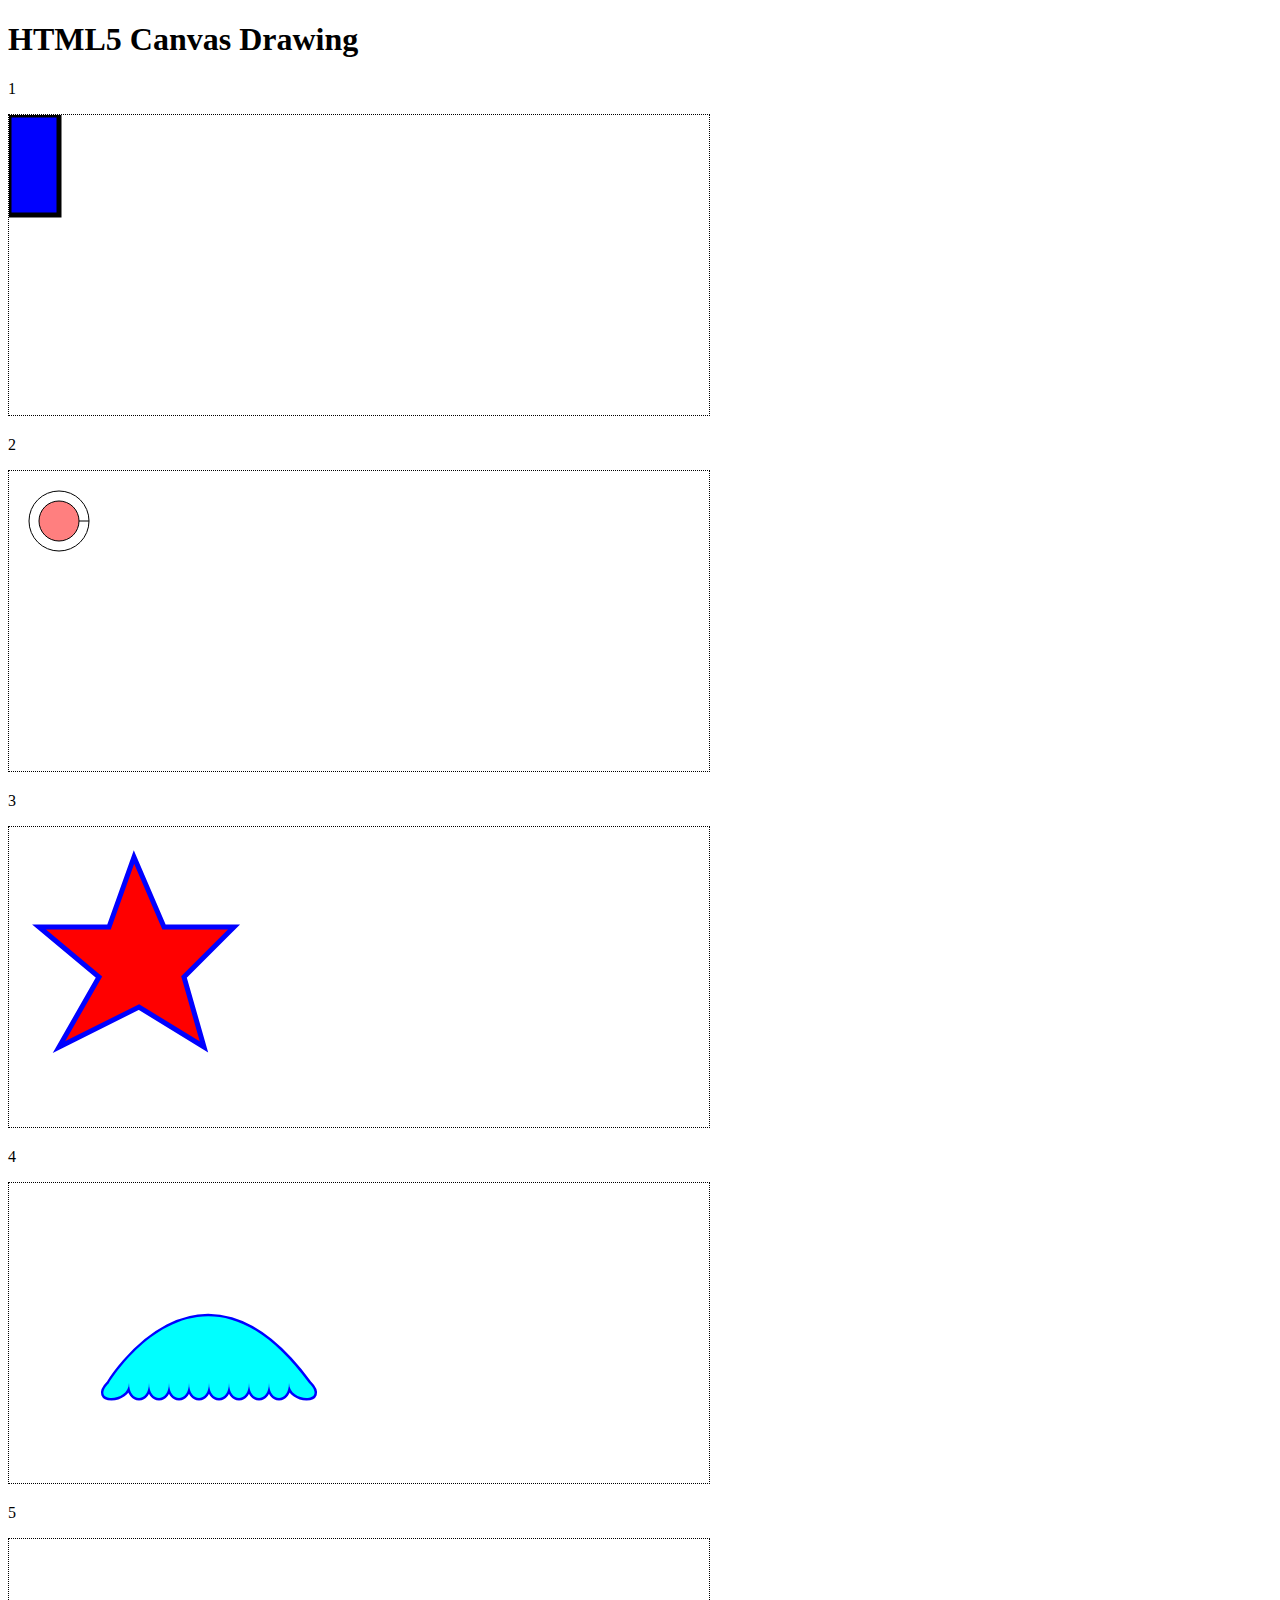
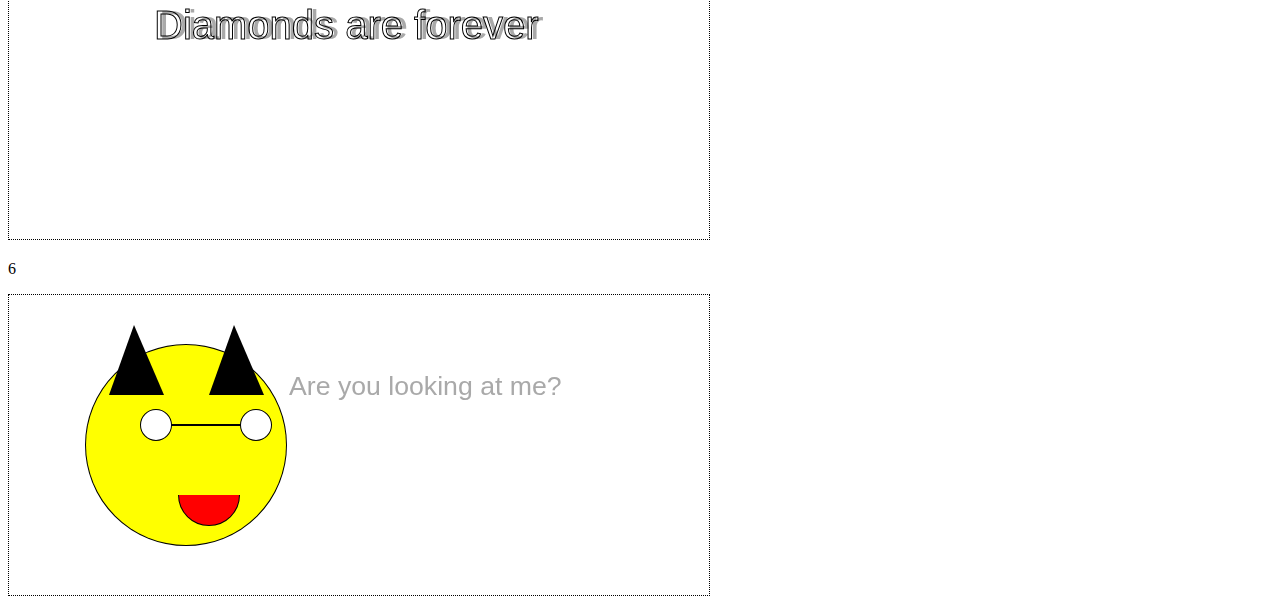
<file: Day1-Lab-Files_3574558b-0b5a-4989-b7c3-170fa85152cd/index.html>
<!doctype html>
<html>
<head>
    <title>HTML5 Drawing</title>
    <style type="text/css">
        canvas {
            border: dotted 1px black;
        }
    </style>
</head>
<body>
    <div id="container">
        <h1>HTML5 Canvas Drawing</h1>
        <p>1</p>
        <canvas id="Canvas1" width="700" height="300">Your browser does not support canvas.</canvas>
        <p>2</p>
        <canvas id="Canvas2" width="700" height="300">Your browser does not support canvas.</canvas>
        <p>3</p>
        <canvas id="Canvas3" width="700" height="300">Your browser does not support canvas.</canvas>
        <p>4</p>
        <canvas id="Canvas4" width="700" height="300">Your browser does not support canvas.</canvas>
        <p>5</p>
        <canvas id="Canvas5" width="700" height="300">Your browser does not support canvas.</canvas>
        <p>6</p>
        <canvas id="Canvas6" width="700" height="300">Your browser does not support canvas.</canvas>

    </div>


</body>
<script type="text/javascript" src="js/main.js"></script>
</html>
</file>
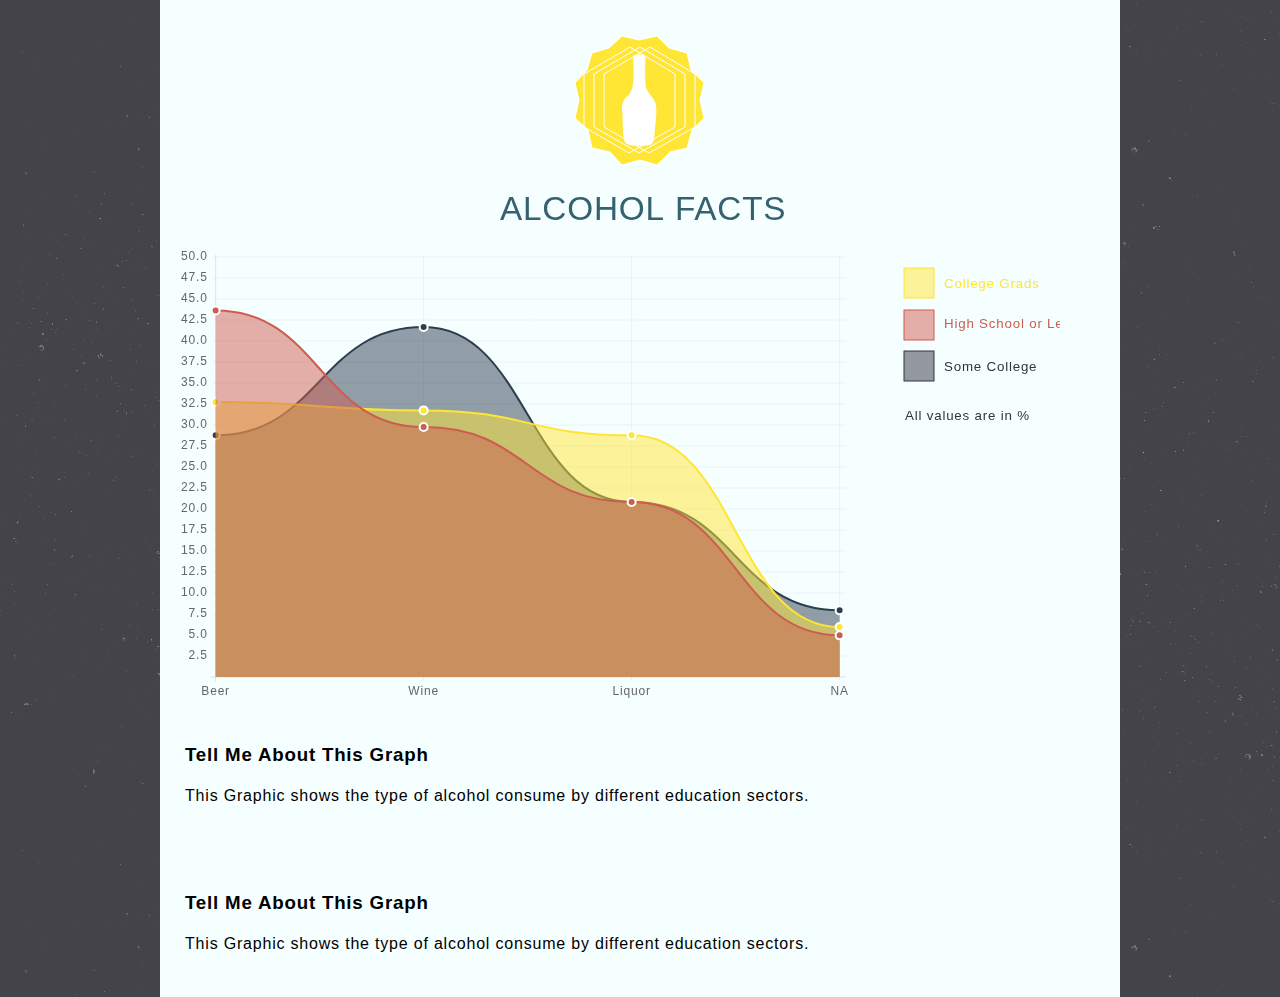
<file: Final/index.html>
<!DOCTYPE html>
<html lang="en">
<head>
    <meta charset="utf-8">
    <title></title>
    <link href="css/style.css" rel="stylesheet" type="text/css">
</head>
<body>

    <div class="wrapper">
        <header>
            <canvas id="logo" width="300px" height="250px">
                Your Browser Does Not Support HTML5 Canvas.
            </canvas>
        </header>

        <section id="graphic1">
            <div id="graph1-wrapper"><canvas id="info1" height="450" width="700"></canvas>
            <img id="canvasImg"></div>

            <canvas id="labels1" width="200" height="200"></canvas>


        </section>

        <div id="show-more1" >

            <h3 class="show-me1">Tell Me About This Graph</h3>
            <div class="description1">
                <p>This Graphic shows the type of alcohol consume by different education sectors. </p>
            </div>
        </div>

        <section id="graphic2">
            <div id="chart"></div>
        </section>

        <div id="show-more2" >

            <h3 class="show-me2">Tell Me About This Graph</h3>
            <div class="description2">
                <p>This Graphic shows the type of alcohol consume by different education sectors. </p>
            </div>
        </div>

    </div>



<script src="http://ajax.aspnetcdn.com/ajax/jQuery/jquery-1.9.1.min.js" type="text/javascript"></script>
<script src="includes/jquery-1.10.1.min.js"></script>
<script src="includes/Chart.js"></script>
<script src="https://www.google.com/jsapi" type="text/javascript"></script>
<script src="js/main.js"></script>
</body>
</html>
</file>
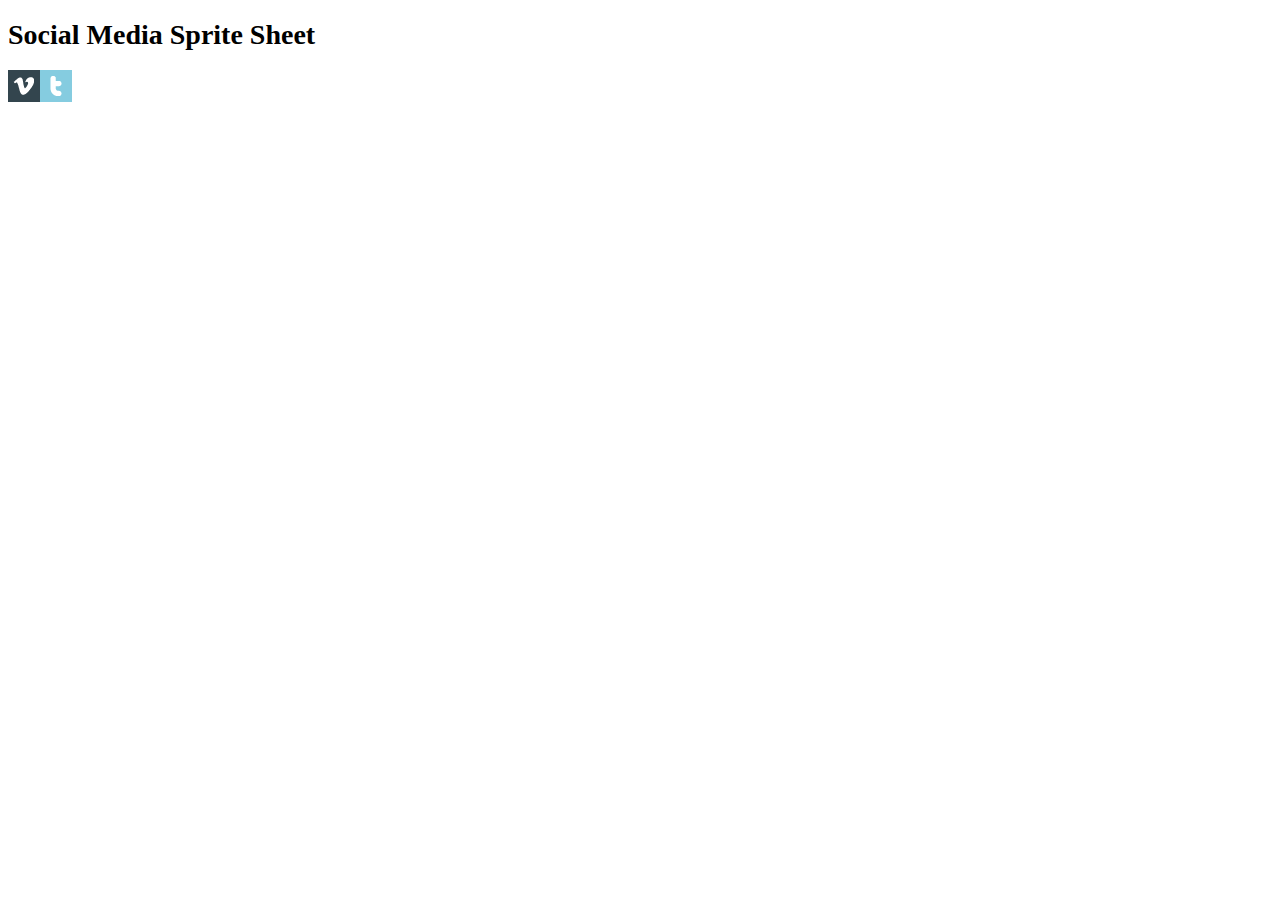
<file: Day10-Student Files/1-Sprite Sheet/1-CSS/2-Social Media Icons/index.html>
<!DOCTYPE html PUBLIC "-//W3C//DTD XHTML 1.0 Transitional//EN" "http://www.w3.org/TR/xhtml1/DTD/xhtml1-transitional.dtd">
<html xmlns="http://www.w3.org/1999/xhtml">
	<head>
		<meta http-equiv="Content-Type" content="text/html; charset=UTF-8" />
		<title>CSS Sprite Sheets</title>
		<link rel="stylesheet" type="text/css" href="css/social.css" />

	</head>
	<body>

		<h1 style="font-size: 28px;">Social Media Sprite Sheet</h1>

        <div class="icons">

            <a id="vimeo" href="http://www.vimeo.com" target="_blank"></a>
            <a id="twitter" href="http://www.twitter.com" target="_blank"></a>

        </div>

	</body>
</html>
</file>
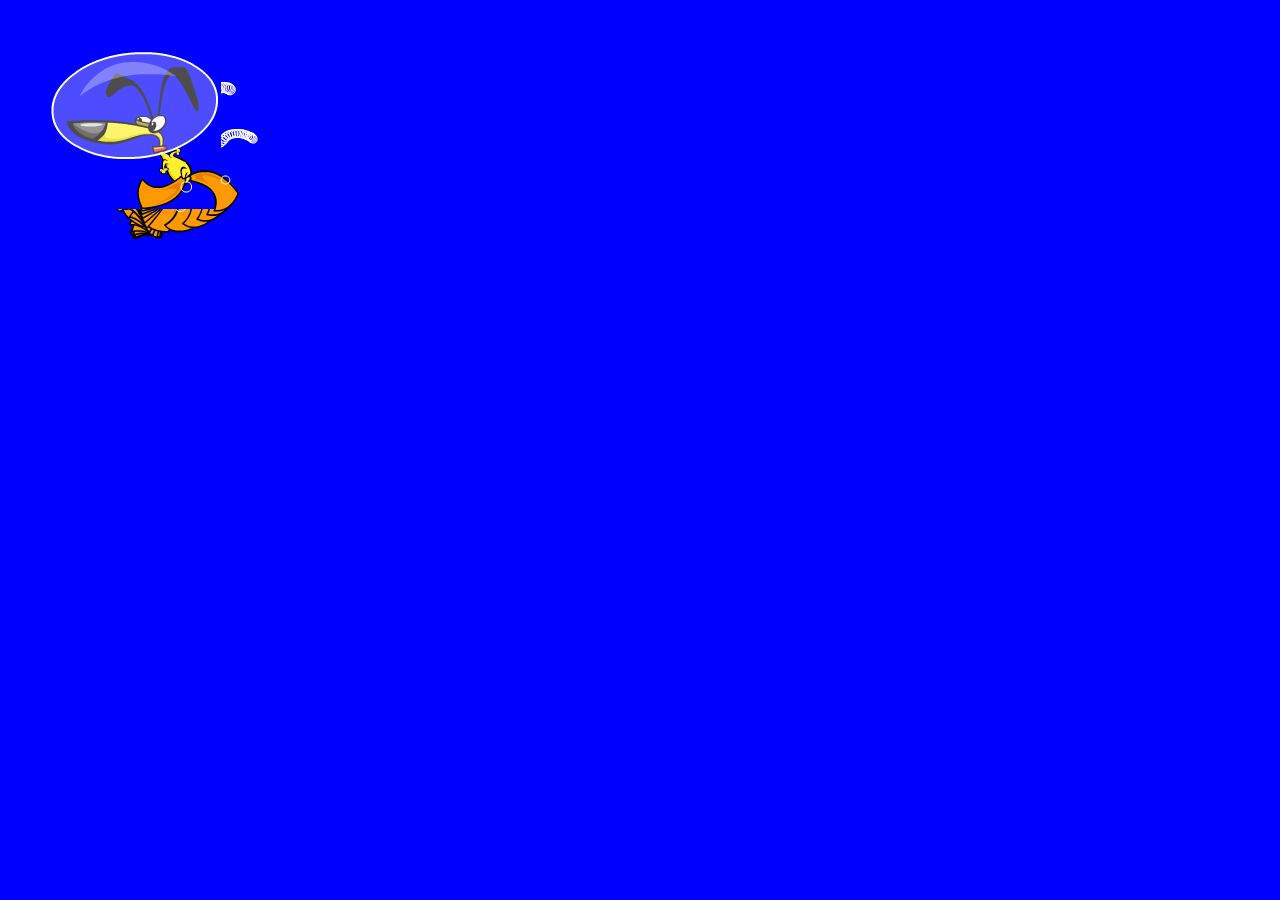
<file: Day10-Student Files/1-Sprite Sheet/2-HTML5/2-HTML5/index.html>
<!doctype html>
<html lang="en">
	
	<head>
		
		<title>HTML5 Example</title>
		
        <script type="text/javascript" src="includes/raf.js"></script>
        <style type="text/css">
			body {background-color:blue;}
		</style>

	</head>

	<body>		
		
        <canvas id="canvas" width="800" height="600">
        	Canvas is not supported
        </canvas>    
        <script type="text/javascript" src="js/spritesheet.js"></script>
	</body>

</html>
</file>
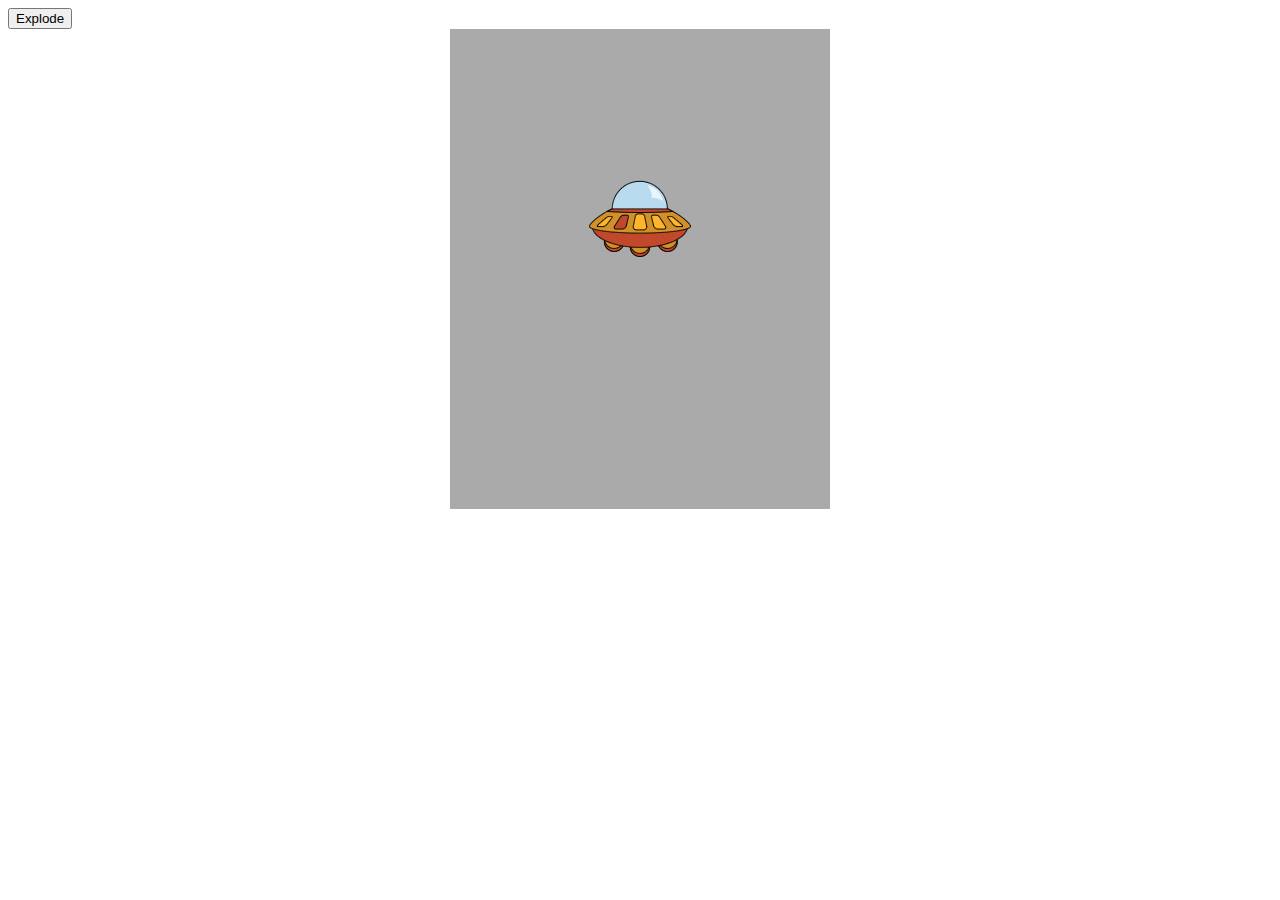
<file: Day10-Student Files/1-Sprite Sheet/3-EaselJS/2-EaselJS/index.html>
<!DOCTYPE html>
<html lang="en">
<head>
	<meta charset="utf-8" />
	<title>Easel Project</title>
	<link rel="stylesheet" href="includes/style.css" type="text/css" />
	<script src="includes/easel.js" type="text/javascript"></script>
	
</head>
<body onload="init();">

    <button onClick="blowUp()">Explode</button>


    <canvas id="easel" width="380" height="480">

        Your web browser do es not support canvas
    </canvas>


    
  	<script src="js/script.js" type="text/javascript"></script>  
    
</body>
</html>
</file>
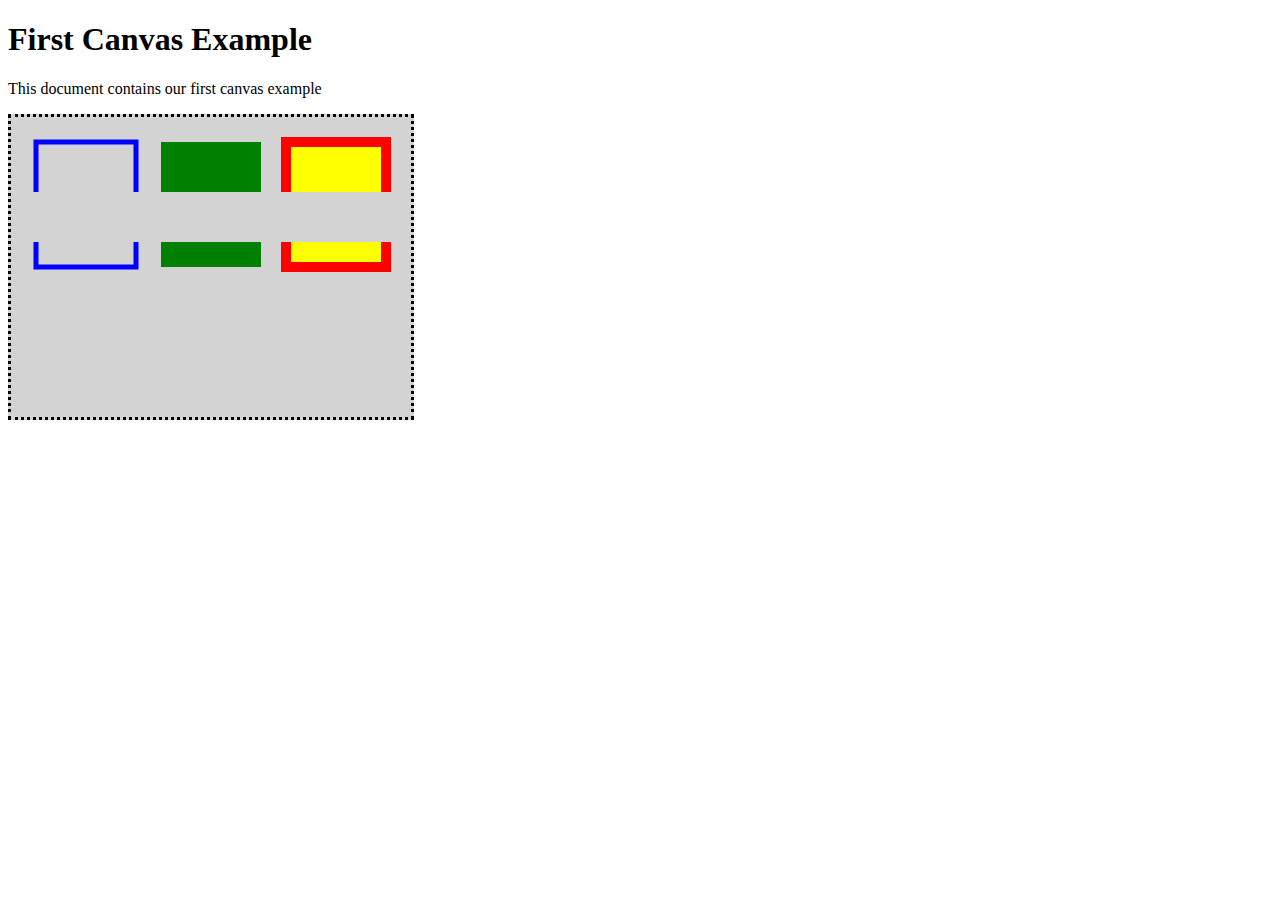
<file: Day1-StudentFiles_6a7a3ce6-1bc2-4606-b1ef-434be2b7468e/HTML5/1AB-First Canvas Document.html>
<!DOCTYPE html>
<html>
	<head>
		<title>Our First Canvas</title>
        <style type="text/css">
            #Canvas1{
                border: dotted 3px black;
                background-color: lightgray;
            }
        </style>
        <script>
            window.onload= function(){
                var theCanvas= document.getElementById("Canvas1");

//                theCanvas.width= 150;
//                theCanvas.height= 150;

                //Test to make sure canvas exist
                if(theCanvas){

                    //get our 2D context
                    var ctx= theCanvas.getContext("2d");
                    if(ctx){
                        //Draw here

                        //Draw a stroked rectangle
                        ctx.strokeStyle= "blue";
                        ctx.lineWidth= 5;

                        ctx.strokeRect(25,25,100,125);

                        //Draw a filled rectangle
                        ctx.fillStyle= "green";

                        ctx.fillRect(150,25,100,125);

                        //Draw a rectangles that has both
                        ctx.strokeStyle= "red";
                        ctx.fillStyle= "yellow";
                        ctx.lineWidth= 10;

                        ctx.fillRect(275,25,100,125);
                        ctx.strokeRect(275,25,100,125);

                        //Clear a rectangle
                        ctx.clearRect(15,75,450,50);
                    }
                }
            }
        </script>
	</head>
	<body>
		<h1>First Canvas Example</h1>
		<p>This document contains our first canvas example</p>
        <canvas id="Canvas1" width="400" height="300">Your browser does not support Canvas.</canvas>
	</body>
</html>
</file>
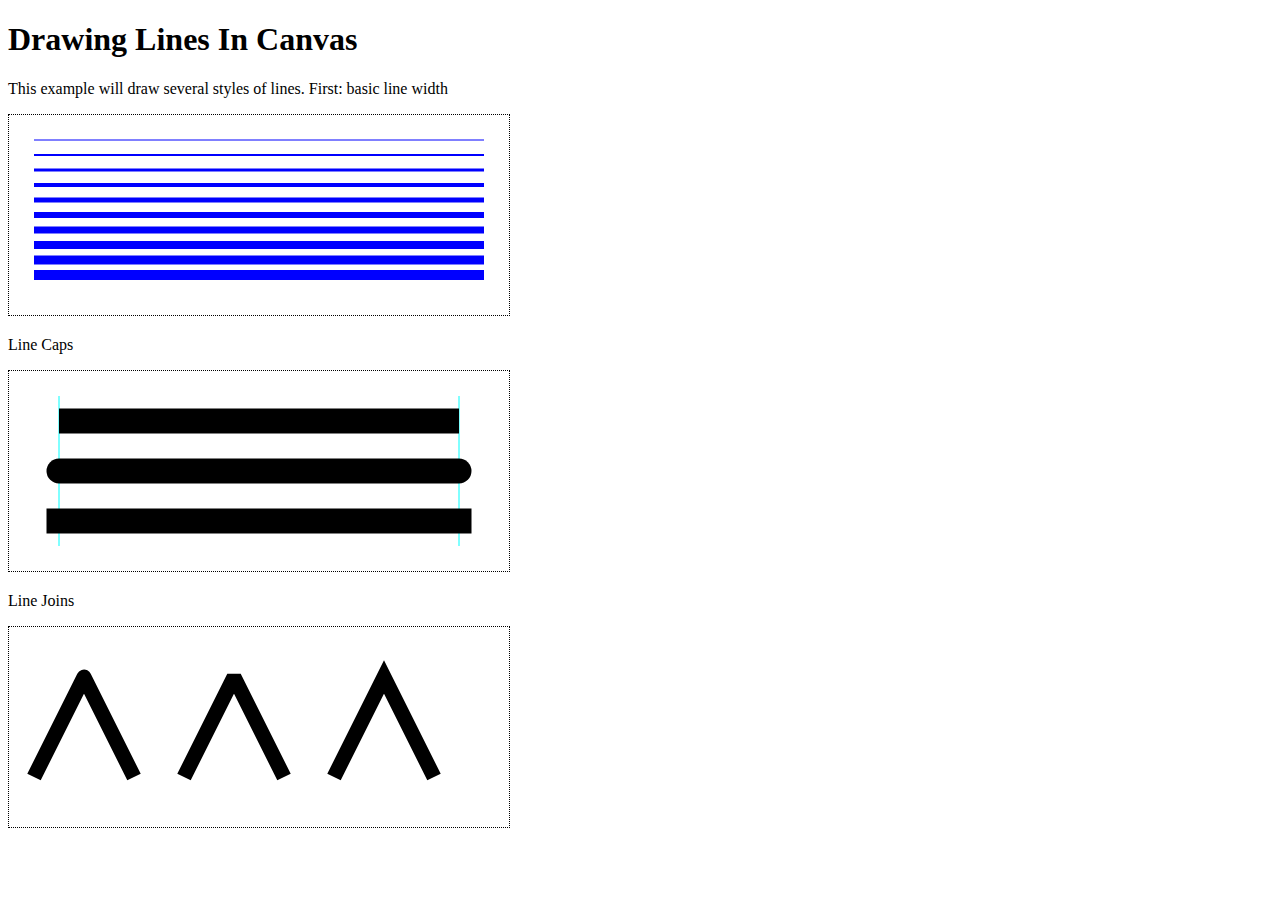
<file: Day1-StudentFiles_6a7a3ce6-1bc2-4606-b1ef-434be2b7468e/HTML5/1C-Drawing Lines.htm>
<!DOCTYPE html>
<html>
	<head>
		<title>Drawing Lines In Canvas</title>
		<style type="text/css">
			canvas {
				border: dotted 1px black;
			}
		</style>
		<script>
			window.onload = function() {
				// draw lines of varying widths
				var theCanvas = document.getElementById('Canvas1');
				if (theCanvas && theCanvas.getContext) {
					var ctx = theCanvas.getContext("2d");
					if (ctx) {

                        //Draw here
                        for(var i=0; i<10; i++){

                            ctx.lineWidth= 1+i;
                            ctx.strokeStyle= "blue";
//                            ctx.lineCap= "round";


                            ctx.beginPath();
                            ctx.moveTo(25,25+i*15);
                            ctx.lineTo(475,25+i*15);
                            ctx.stroke();
                        }
					}
				}// End of Canvas1

                var theCanvas2= document.getElementById("Canvas2");

                //Test if Canvas2 works
                if(theCanvas2){
                    //get our context
                    var ctx2= theCanvas2.getContext("2d");

                    //test if our context exists
                    if(ctx2){
                        //draw here finally

                        //draw some guidelines
                        ctx2.strokeStyle= "cyan";
                        ctx2.lineWidth= 1;


                        ctx2.beginPath();
                        ctx2.moveTo(50,25);
                        ctx2.lineTo(50,175);
                        ctx2.moveTo(450,25);
                        ctx2.lineTo(450,175);
                        ctx2.stroke();

                        //draw horizontal lines using different lineCaps

                        ctx2.lineWidth= 25;
                        ctx2.strokeStyle= "black";
                        ctx2.lineCap= "butt";
                        ctx2.beginPath();
                        ctx2.moveTo(50,50);
                        ctx2.lineTo(450,50);
                        ctx2.stroke();

                        ctx2.lineCap= "round";
                        ctx2.beginPath();
                        ctx2.moveTo(50,100);
                        ctx2.lineTo(450,100);
                        ctx2.stroke();

                        ctx2.lineCap= "square";
                        ctx2.beginPath();
                        ctx2.moveTo(50,150);
                        ctx2.lineTo(450,150);
                        ctx2.stroke();

                    }
                }

                var theCanvas3= document.getElementById("Canvas3");
                //Test if Canvas3 works
                if(theCanvas3){
                    //get our context
                    var ctx3= theCanvas3.getContext("2d");

                    //test if our context exists
                    if(ctx3){
                        //draw here

                        ctx3.lineWidth= 15;
                        ctx3.strokeStyle= "black";

                        ctx3.lineJoin= "round";

                        ctx3.beginPath();
                        ctx3.moveTo(25,150);
                        ctx3.lineTo(75,50);
                        ctx3.lineTo(125,150);
                        ctx3.stroke();


                        ctx3.lineJoin= "bevel";

                        ctx3.beginPath();
                        ctx3.moveTo(175,150);
                        ctx3.lineTo(225,50);
                        ctx3.lineTo(275,150);
                        ctx3.stroke();

                        ctx3.lineJoin= "miter";

//                        ctx3.miterLimit= 1;

                        ctx3.beginPath();
                        ctx3.moveTo(325,150);
                        ctx3.lineTo(375,50);
                        ctx3.lineTo(425,150);
                        ctx3.stroke();



                    }
                }


			}//End of onLoad
		</script>
	</head>
	<body>
		<h1>Drawing Lines In Canvas</h1>
		<p>This example will draw several styles of lines. First: basic line width</p>
		<canvas id="Canvas1" width="500" height="200">Your browser does not support canvas.</canvas>

        <p>Line Caps</p>
        <canvas id="Canvas2" width="500" height="200">Your browser is old get a new one.</canvas>

        <p>Line Joins</p>
        <canvas id="Canvas3" width="500" height="200">Your browser is old get a new one.</canvas>



	</body>
</html>
</file>
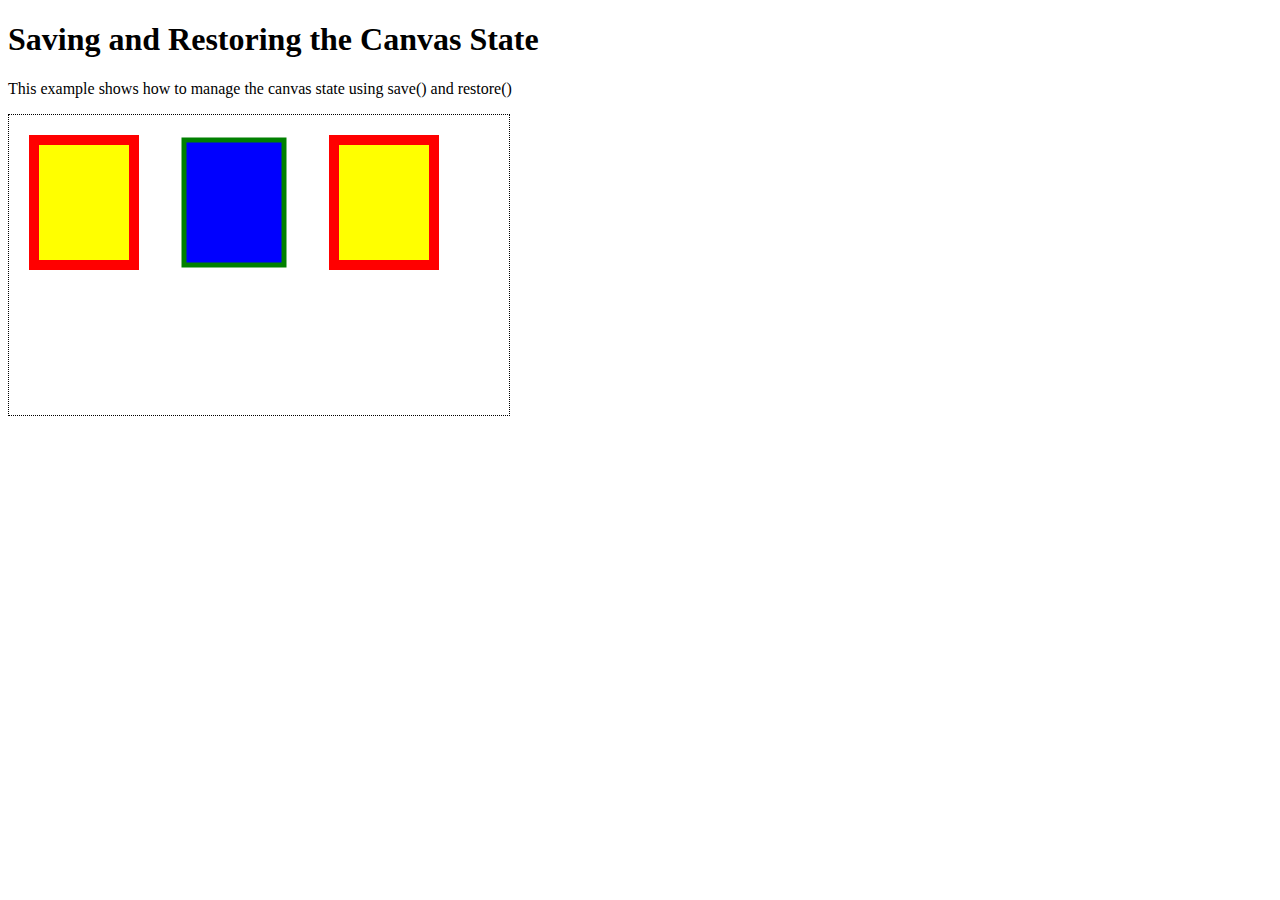
<file: Day1-StudentFiles_6a7a3ce6-1bc2-4606-b1ef-434be2b7468e/HTML5/1D- Drawing-States.htm>
<!DOCTYPE html>
<html>
	<head>
		<title>Saving and Restoring Canvas State</title>
		<style type="text/css">
			#Canvas1 {
				border: dotted 1px black;
			}
		</style>
		<script>
			window.onload = function() {
				var theCanvas = document.getElementById('Canvas1');
				if (theCanvas && theCanvas.getContext) {
					var ctx = theCanvas.getContext("2d");
					if (ctx) {

                        //set up some drawing info
                        ctx.strokeStyle= "red";
                        ctx.fillStyle= "yellow";
                        ctx.lineWidth= 10;

                        //draw the first rectangle
                        ctx.fillRect(25,25,100,125);
                        ctx.strokeRect(25,25,100,125);

                        ctx.save(); // save our current drawing styles


                        //draw 2nd rect

                        ctx.strokeStyle= "green";
                        ctx.fillStyle= "blue";
                        ctx.lineWidth= 5;

                        ctx.fillRect(175,25,100,125);
                        ctx.strokeRect(175,25,100,125);

                        ctx.restore(); // will bring back the initial settings

                        //draw 3rd rect

                        ctx.fillRect(325,25,100,125);
                        ctx.strokeRect(325,25,100,125);

					}
				}
			}
		</script>
	</head>
	<body>
		<h1>Saving and Restoring the Canvas State</h1>
		<p>This example shows how to manage the canvas state using save() and restore()</p>
		<canvas id="Canvas1" width="500" height="300">Your browser does not support canvas.</canvas>
	</body>
</html>
</file>
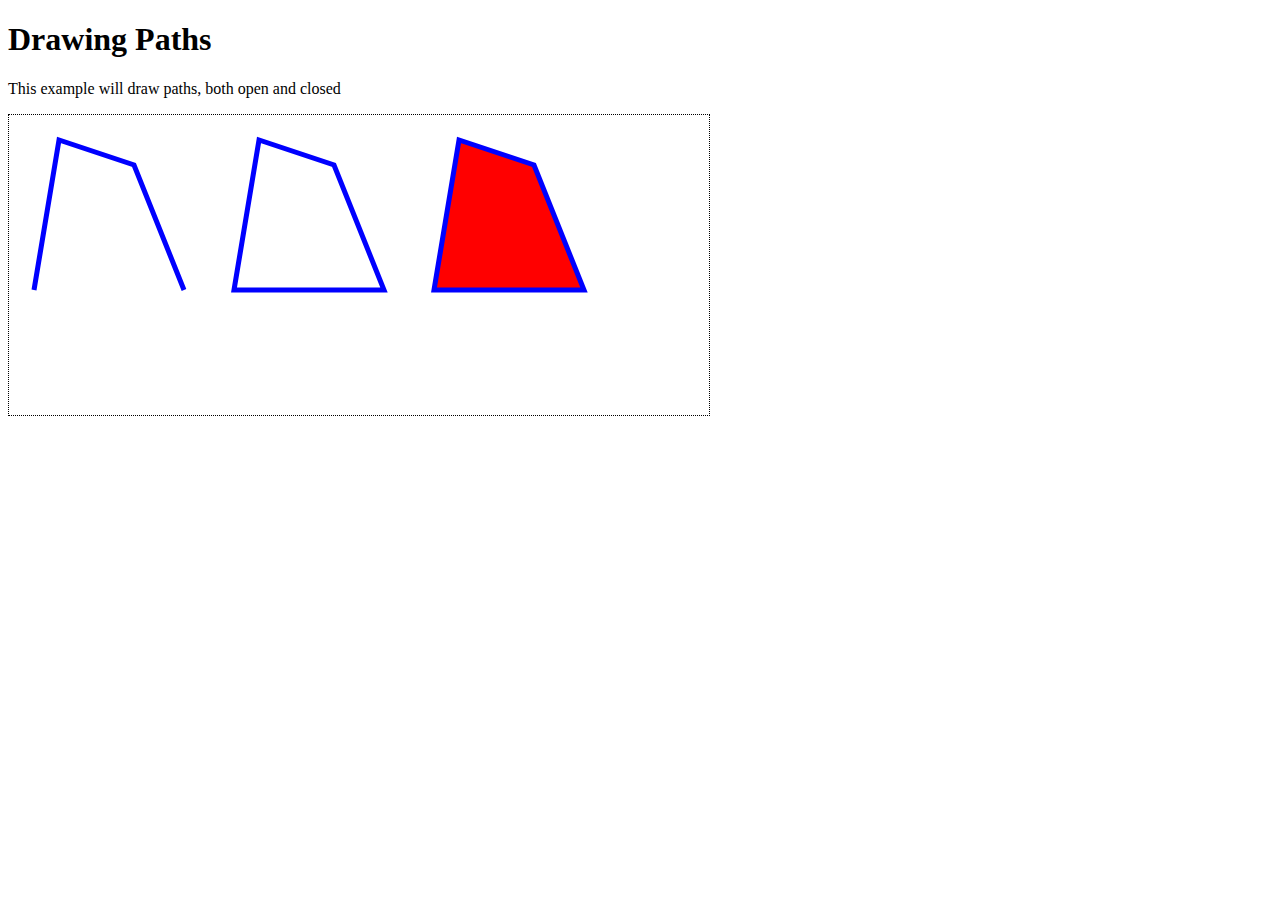
<file: Day1-StudentFiles_6a7a3ce6-1bc2-4606-b1ef-434be2b7468e/HTML5/1E-Drawing-Paths.htm>
<!DOCTYPE html>
<html>
	<head>
		<title>Drawing Paths</title>
		<style type="text/css">
			#Canvas1 {
				border: dotted 1px black;
			}
		</style>
		<script>
			window.onload = function() {
				var theCanvas = document.getElementById('Canvas1');
				if (theCanvas && theCanvas.getContext) {
					var ctx = theCanvas.getContext("2d");
					if (ctx) {
                        ctx.strokeStyle= "blue";
                        ctx.fillStyle= "red";
                        ctx.lineWidth= 5;

                        // draw an open path
                        ctx.beginPath();
                        ctx.moveTo(25,175);
                        ctx.lineTo(50,25);
                        ctx.lineTo(125,50);
                        ctx.lineTo(175,175);
                        ctx.stroke();

                        // draw a closed path
                        ctx.beginPath();
                        ctx.moveTo(225,175);
                        ctx.lineTo(250,25);
                        ctx.lineTo(325,50);
                        ctx.lineTo(375,175);
                        ctx.closePath();
                        ctx.stroke();

                        ctx.beginPath();
                        ctx.moveTo(425,175);
                        ctx.lineTo(450,25);
                        ctx.lineTo(525,50);
                        ctx.lineTo(575,175);
//                        ctx.lineTo(425,175);
                        ctx.closePath();
                        ctx.fill();
                        ctx.stroke();


					}
				}
			}
		</script>
	</head>
	<body>
		<h1>Drawing Paths</h1>
		<p>This example will draw paths, both open and closed</p>
		<canvas id="Canvas1" width="700" height="300">Your browser does not support canvas.</canvas>
	</body>
</html>
</file>
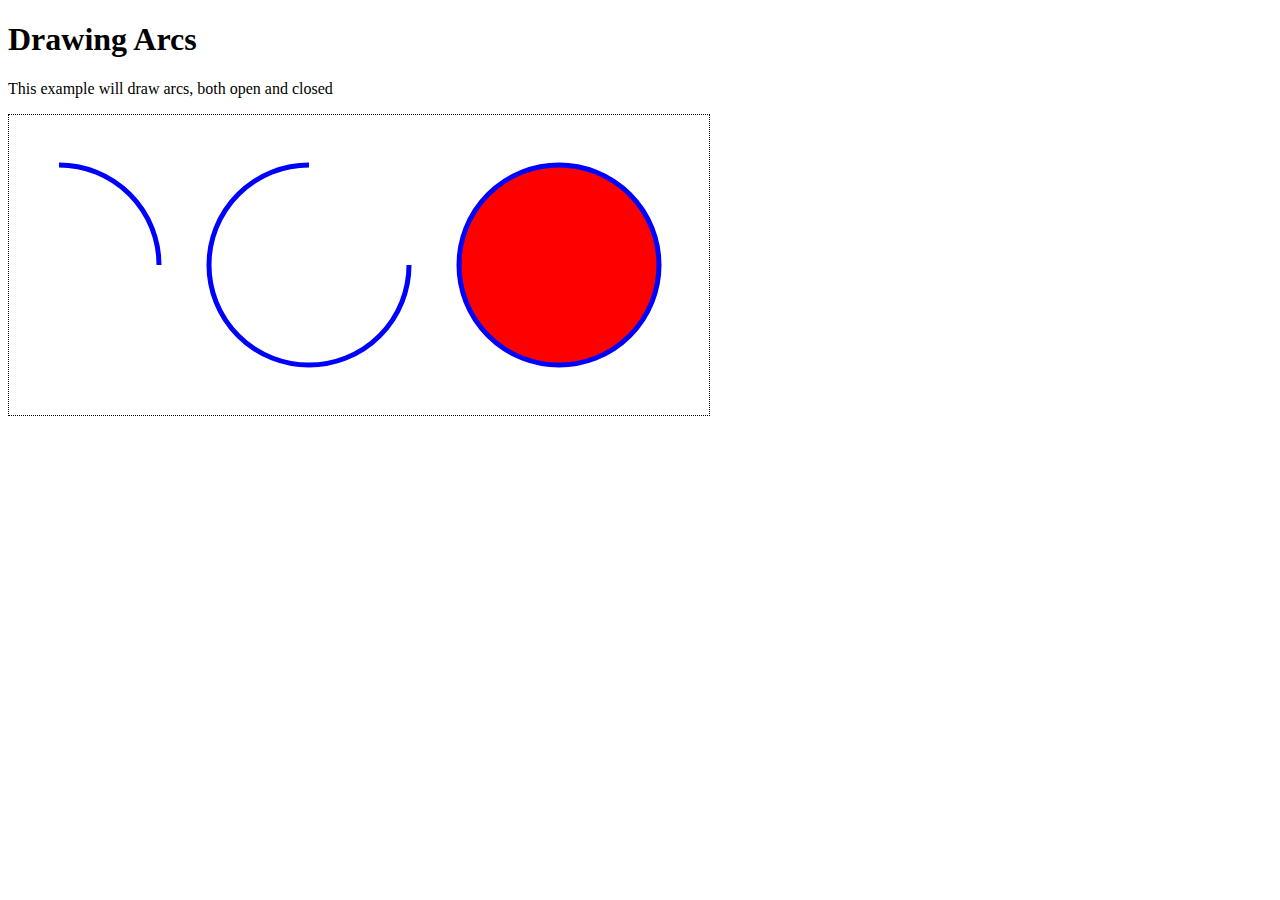
<file: Day1-StudentFiles_6a7a3ce6-1bc2-4606-b1ef-434be2b7468e/HTML5/1F-Drawing-Arcs.htm>
<!DOCTYPE html>
<html>
	<head>
		<title>Drawing Arcs</title>
		<style type="text/css">
			#Canvas1 {
				border: dotted 1px black;
			}
		</style>
		<script>
			window.onload = function() {
				var theCanvas = document.getElementById('Canvas1');
				if (theCanvas && theCanvas.getContext) {
					var ctx = theCanvas.getContext("2d");
					if (ctx) {

                        ctx.strokeStyle= "blue";
                        ctx.fillStyle= "red";
                        ctx.lineWidth= 5;

                        // arc(x,y,radius,startingAngle,endAngle,clockwise"false=default")

                        //stroke a quarter arc

                        ctx.beginPath();
                        ctx.arc(50,150,100,1.5*Math.PI,2*Math.PI);
                        ctx.stroke();

                        //draw a 3/4 arc

                        ctx.beginPath();
                        ctx.arc(300,150,100,0,1.5*Math.PI, false);
                        ctx.stroke();

                        //stroke and fill a circle
                        var degrees= 360;
                        var radians= (Math.PI/180)*degrees;

                        ctx.beginPath();
                        ctx.arc(550,150,100,0,radians);
                        ctx.fill();
                        ctx.stroke();
					}
				}
			}
		</script>
	</head>
	<body>
		<h1>Drawing Arcs</h1>
		<p>This example will draw arcs, both open and closed</p>
		<canvas id="Canvas1" width="700" height="300">Your browser does not support canvas.</canvas>
	</body>
</html>
</file>
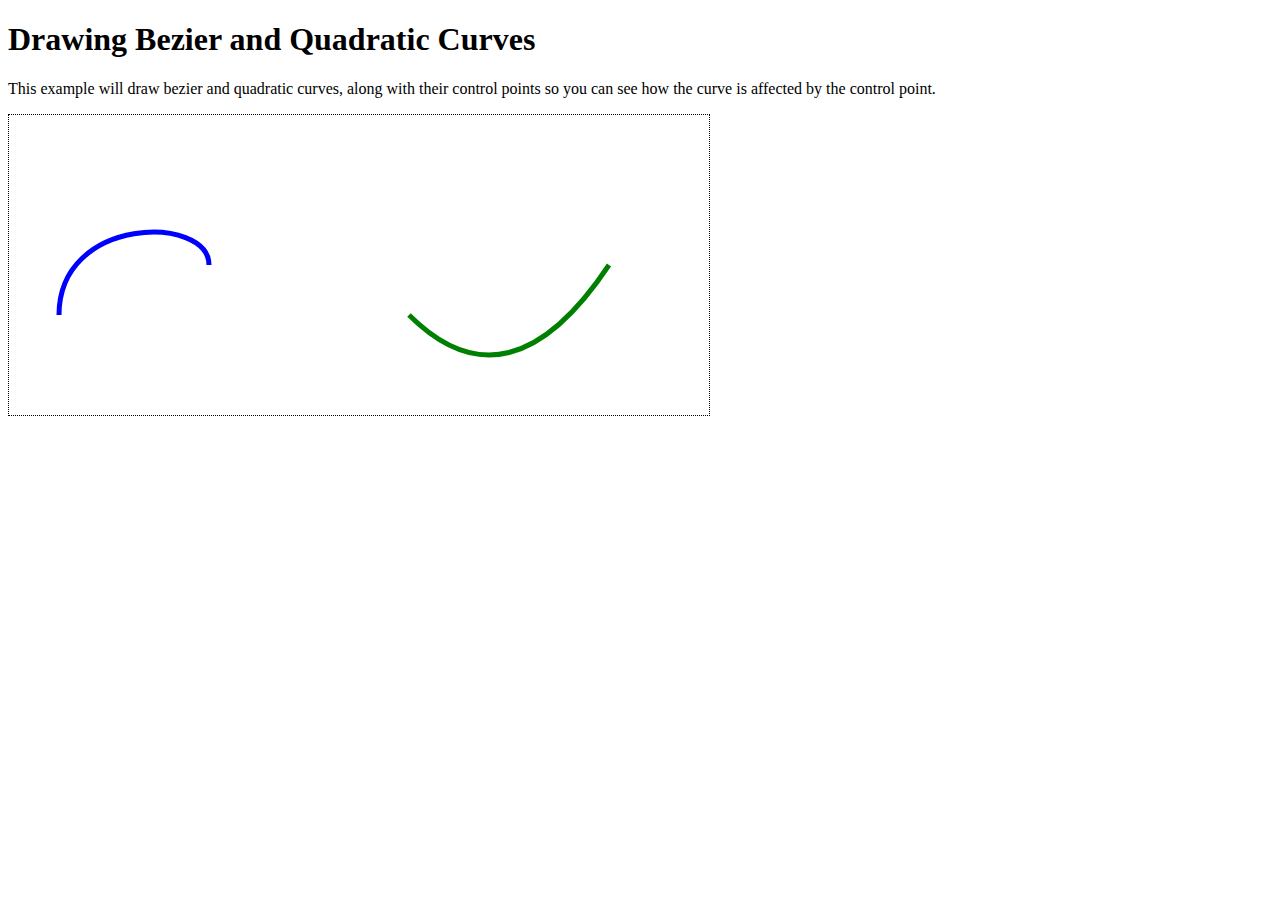
<file: Day1-StudentFiles_6a7a3ce6-1bc2-4606-b1ef-434be2b7468e/HTML5/1G-Curves.htm>
<!DOCTYPE html>
<html>
	<head>
		<title>Drawing Bezier and Quadratic Curves</title>
		<style type="text/css">
			#Canvas1 {
				border: dotted 1px black;
			}
		</style>

	</head>
	<body>
		<h1>Drawing Bezier and Quadratic Curves</h1>
		<p>This example will draw bezier and quadratic curves, along with their control points 
		so you can see how the curve is affected by the control point.</p>
		<canvas id="Canvas1" width="700" height="300">Your browser does not support canvas.</canvas>

		
	</body>
    <script type="text/javascript" src="js/Curves.js"></script>
</html>
</file>
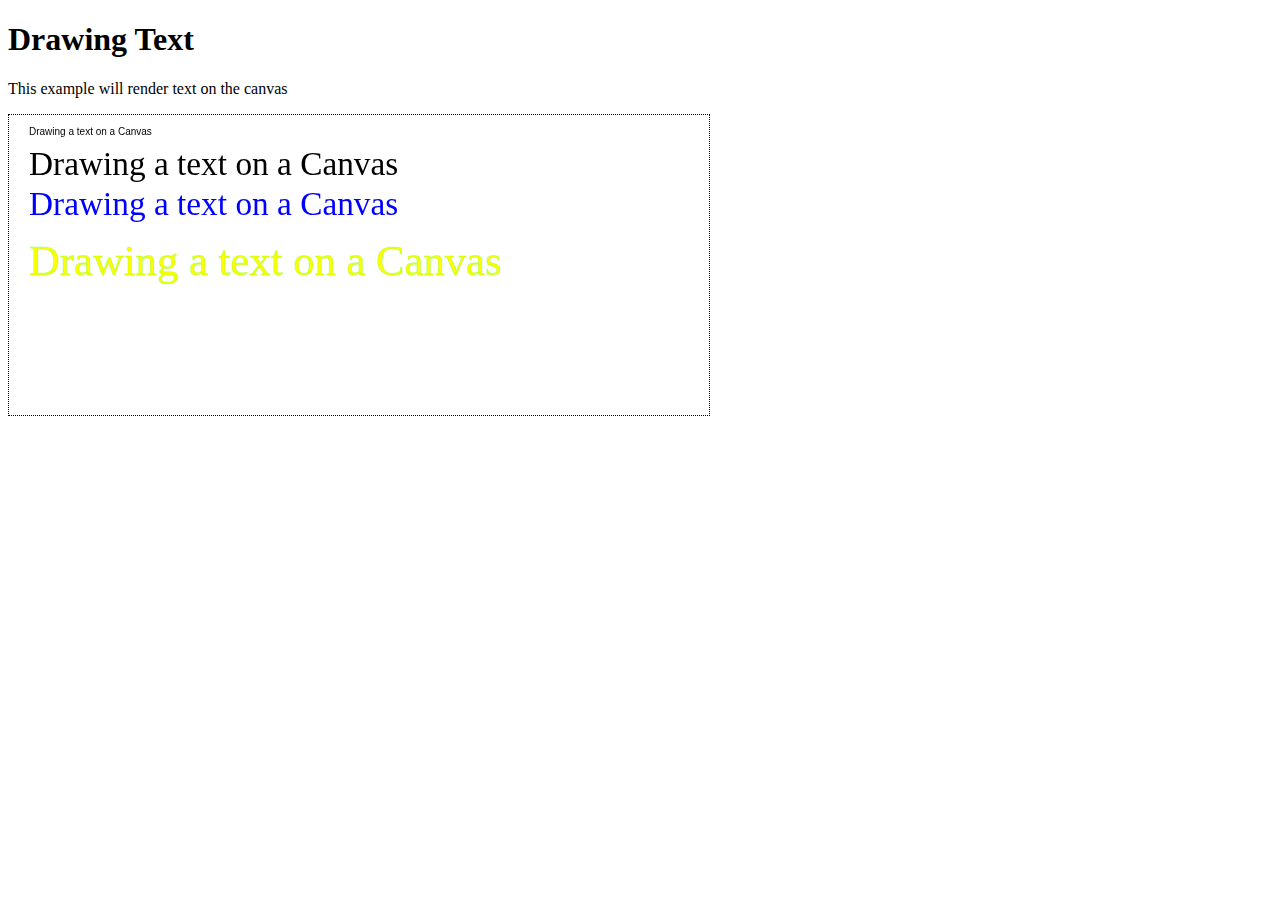
<file: Day1-StudentFiles_6a7a3ce6-1bc2-4606-b1ef-434be2b7468e/HTML5/1H-Text.htm>
<!DOCTYPE html>
<html>
	<head>
		<title>Drawing Text</title>
		<style type="text/css">
			#Canvas1 {
				border: dotted 1px black;
			}
		</style>
	</head>
	<body>
		<h1>Drawing Text</h1>
		<p>This example will render text on the canvas</p>
		<canvas id="Canvas1" width="700" height="300">Your browser does not support canvas.</canvas>
	
	</body>
    <script type="text/javascript" src="js/Text.js"></script>
</html>
</file>
<file: Final/css/style.css>
body {
    max-width: 960px;
    margin: 0 auto;
    font: 100%/1.5 'Helvetica', 'Arial', sans-serif;
    letter-spacing: 0.05em;
    line-height: 1.40em;
    background-color: #2C3E50;
    background-image: url("../images/stardust.png");
    background-repeat: repeat;
}

.wrapper {
    width: 100%;
    background-color: #F6FFFF;
}

img {
    max-width: 100%;
}

/*Header Section*/

#logo{
    width: 300px;
    margin: 0 auto;
    display: block;
}

/*Graph 1*/

#graphic1{
    width: 100%;
    height: 450px;
    overflow: auto;
}

#graph1-wrapper{
    width: 700px;
    float: left;
    height: 400px;
}

#show-more1, #show-more2{
    padding: 25px;
}
</file>
<file: Day10-Student Files/1-Sprite Sheet/1-CSS/2-Social Media Icons/css/social.css>
@charset "UTF-8";

.icons #vimeo{
    background-image: url("../images/socialicons.png");
    background-repeat: no-repeat;
    display: block;
    float: left;
    background-position: 0 0;
    height: 32px;
    width: 32px;

}

.icons #vimeo:hover{
    background-position: 0 -32px;
}

.icons #twitter{
    background-image: url("../images/socialicons.png");
    background-repeat: no-repeat;
    display: block;
    float: left;
    background-position: -32px 0;
    height: 32px;
    width: 32px;
}

.icons #twitter:hover{
    background-position: -32px -32px;
}
</file>
<file: Day10-Student Files/1-Sprite Sheet/3-EaselJS/2-EaselJS/includes/style.css>
#easel {
	background: #AAA;
	display: block;
	margin: 0 auto;
}
</file>
